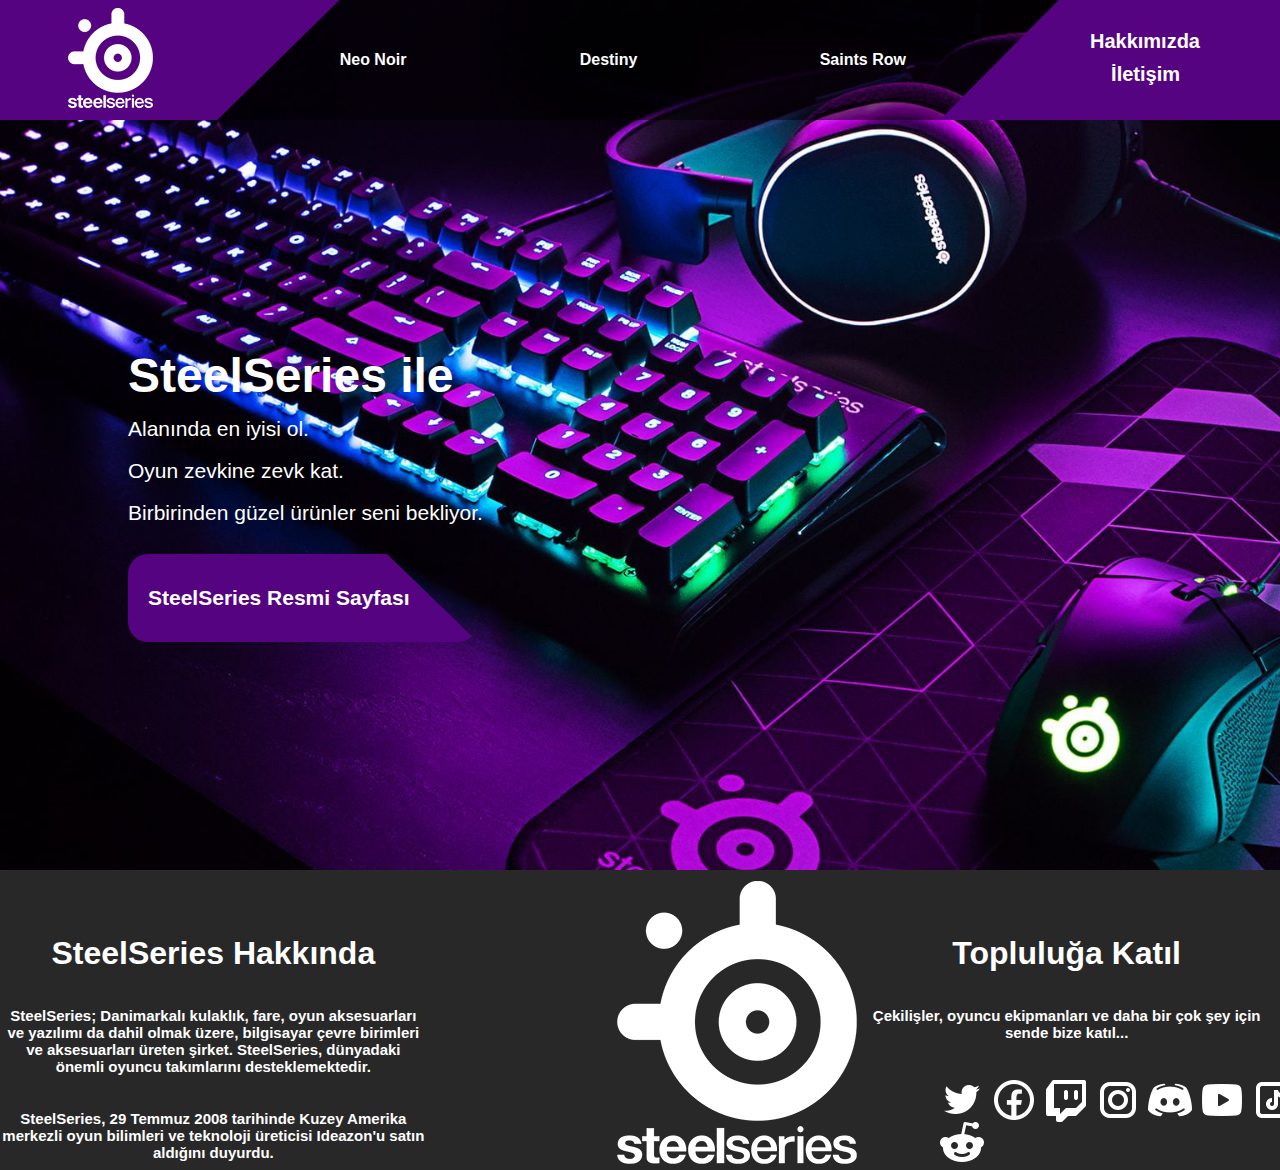
<file: index.html>
<!DOCTYPE html>
<html lang="en">
<head>
    <meta charset="utf-8">
    <meta name="viewport" content="width=device-width, initial-scale=1, shrink-to-fit=no">
    <meta name="description" content="Oyuncular ve kullanıcılar adına SteelSeries markasının ürünlerini tanıtan bir site.">
    <meta name="keywords" content="Gamer, SteelSeries, SteelSeries Kulaklık, SteelSeries Mouse">
    <meta name="author" content="Sadık Serines">

    <title>SteelSeries - Bir Dünya Markası</title>

    <link rel="stylesheet" href="main.css">
    <link rel="shortcut icon" href="image/steelseriesicon.png">
</head>
<body>
    <div class="container">
        <header>
        	<div id="header1" class="header">
        		<div id="headerlogo">
        			<a href="index.html"><img src="image/steelserieslogo2.png"></a>
                </div>
        	</div>
        	<nav>
        		<ul id="navbar">
                    <li><a href="neo-noir.html">Neo Noir</a></li>
                    <li><a href="#"></a></li>
                    <li><a href="destiny.html">Destiny</a></li>
                    <li><a href="#"></a></li>
                    <li><a href="saint-row.html">Saints Row</a></li>
                </ul>
            </nav>
            <div id="header2" class="header">
            	<p id="aboutus"><a href="#">Hakkımızda</a></p> <!-- Anlamlı Bir Görüntü Olsun Diye -->
            	<p id="contact"><a href="#">İletişim</a></p> <!-- Anlamlı Bir Görüntü Olsun Diye -->
            </div>
        </header>
        <main>
        	<div id="main">
        	    <div id="anasayfaicerik">
        		    <div  class="icerikler" id="icerik1">
        			    <h1>SteelSeries ile</h1>
        			    <p>Alanında en iyisi ol.</p>
        			    <p>Oyun zevkine zevk kat.</p>
        			    <p>Birbirinden güzel ürünler seni bekliyor.</p>
                        <button id="btn"><a target="_blank" href="https://tr.steelseries.com/">SteelSeries Resmi Sayfası</a></button>
                    </div>
                </div>
            </div>	
        </main>   
    </div>
    <footer>
        <div id="footer">
            <div id="footer-left" class="footer">
            	<h1>SteelSeries Hakkında</h1>
            	<p id="text1">SteelSeries; Danimarkalı kulaklık, fare, oyun aksesuarları ve yazılımı da dahil olmak üzere, bilgisayar çevre birimleri ve aksesuarları üreten şirket. SteelSeries, dünyadaki önemli oyuncu takımlarını desteklemektedir.</p>
            	<p id="text2">SteelSeries, 29 Temmuz 2008 tarihinde Kuzey Amerika merkezli oyun bilimleri ve teknoloji üreticisi Ideazon'u satın aldığını duyurdu.</p>
            </div>
            <div id="footer-center" class="footer">
            	<a href="index.html"><img src="image/steelserieslogo.png"></a>
            </div>
            <div id="footer-right" class="footer">
            	<h1>Topluluğa Katıl</h1>
            	<p>Çekilişler, oyuncu ekipmanları ve daha bir çok şey için sende bize katıl...</p>
            	<ul>
            		<li id="twitter" class="social-media"><a href="https://twitter.com/steelseries" target="_blank"><img src="image/twitter-icon.png"></a></li>
            		<li id="facebook" class="social-media"><a href="https://www.facebook.com/SteelSeries/" target="_blank"><img src="image/facebook-icon.png"></a></li>
            		<li id="twitch" class="social-media"><a href="https://www.twitch.tv/steelseries" target="_blank"><img src="image/twitch-icon.png"></a></li>
            		<li id="instagram" class="social-media"><a href="https://www.instagram.com/steelseries/" target="_blank"><img src="image/instagram-icon.png"></a></li>
            		<li id="discord" class="social-media"><a href="https://discord.com/invite/steelseries" target="_blank"><img src="image/discord-icon.png"></a></li>
            		<li id="youtube" class="social-media"><a href="https://www.youtube.com/channel/UC541jp3JO5e09cPtTcOImiQ" target="_blank"><img src="image/youtube-icon.png"></a></li>
            		<li id="tiktok" class="social-media"><a href="https://www.tiktok.com/@steelseries" target="_blank"><img src="image/tiktok-icon.png"></a></li>
            		<li id="linkedin" class="social-media"><a href="linkedin.com/company/steelseries" target="_blank"><img src="image/linkedin-icon.png"></a></li>
            		<li id="reddit" class="social-media"><a href="https://www.reddit.com/r/steelseries/" target="_blank"><img src="image/reddit-icon.png"></a></li>
            	</ul>
            </div>
    </footer>
</body>
</html>
</file>
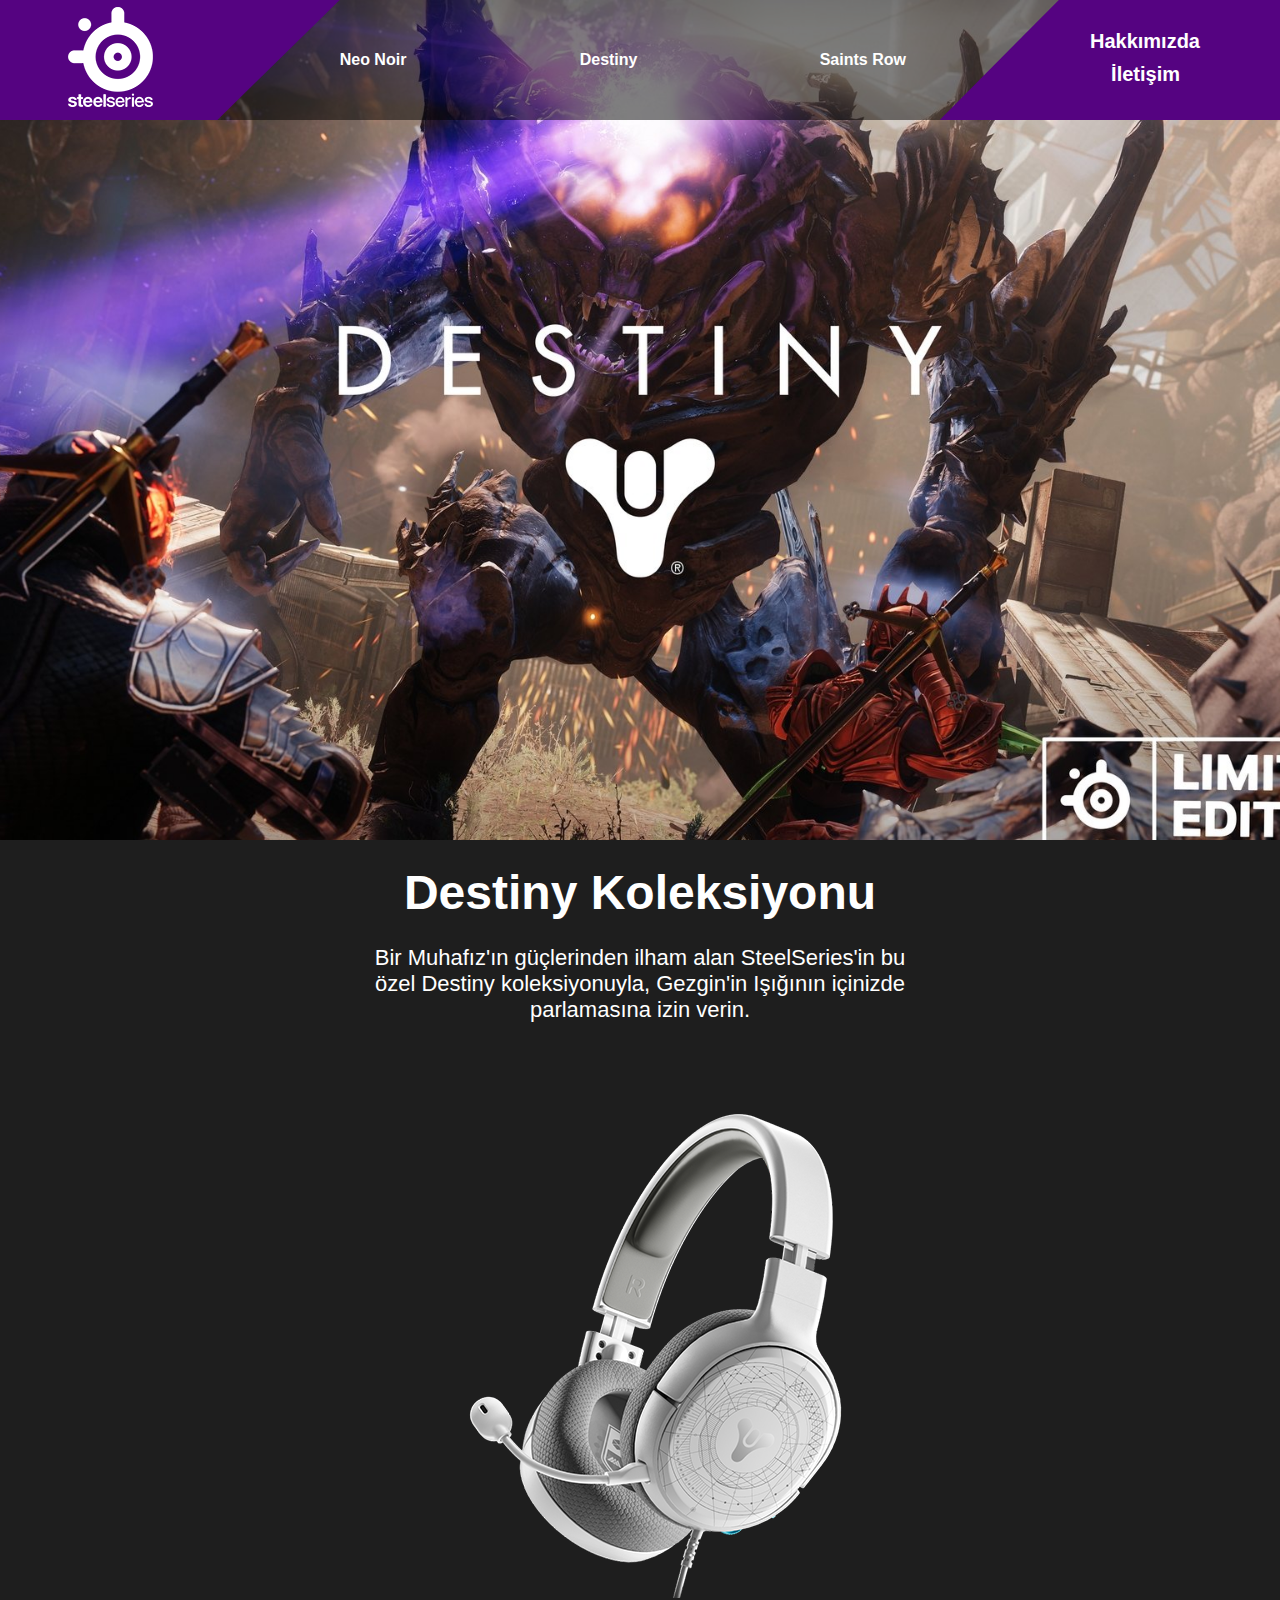
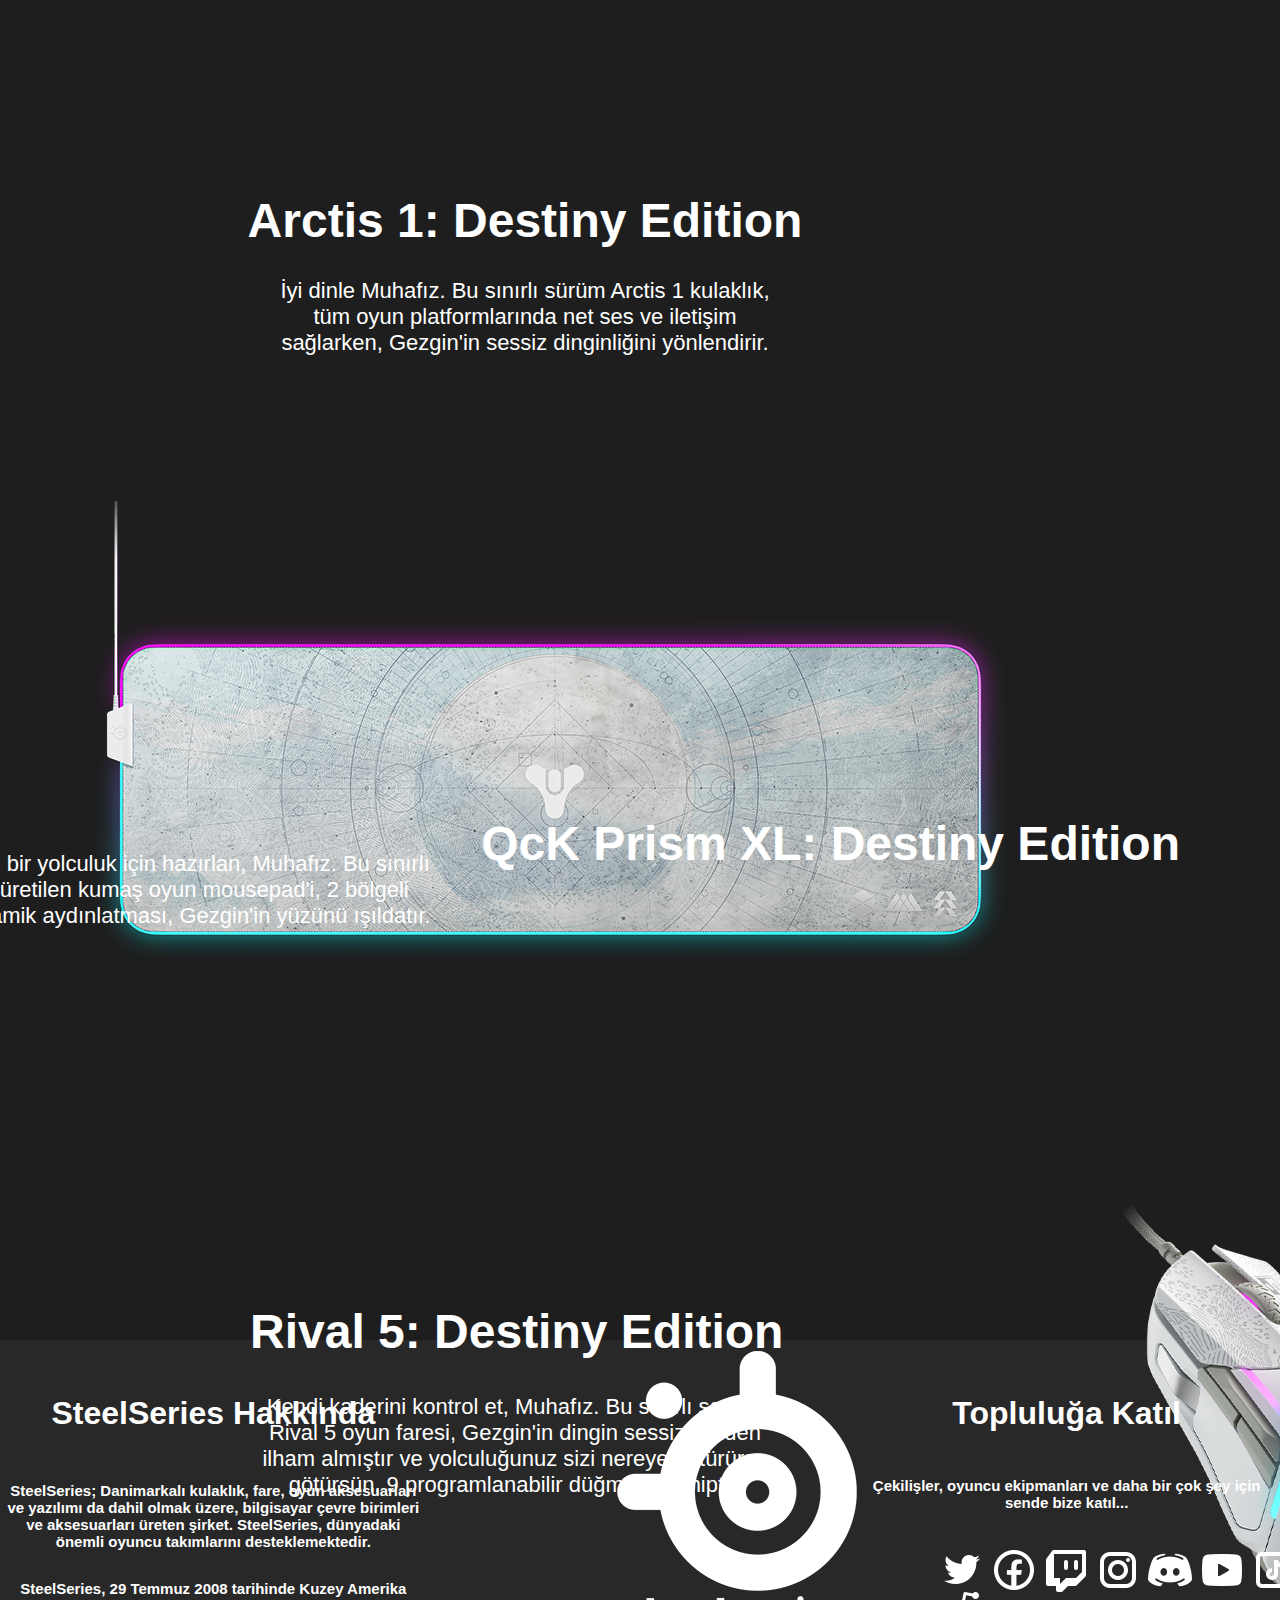
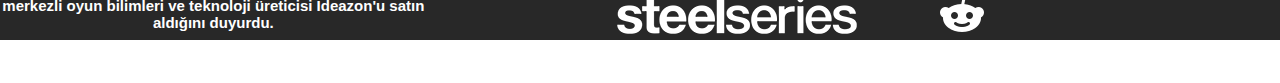
<file: destiny.html>
<!DOCTYPE html>
<html lang="en">
<head>
    <meta charset="utf-8">
    <meta name="viewport" content="width=device-width, initial-scale=1, shrink-to-fit=no">
    <meta name="description" content="Oyuncular ve kullanıcılara Neo Noir koleksiyonunu tanıtmak amacıyla yapılmıştır.">
    <meta name="keywords" content="Gamer, SteelSeries, SteelSeries Kulaklık, SteelSeries Mouse, Neo Noir Collection, Neo Noir">
    <meta name="author" content="Sadık Serines">

    <title>SteelSeries - Destiny Collection</title>

    <link rel="stylesheet" href="destiny.css">
    <link rel="shortcut icon" href="image/steelseriesicon.png">
</head>
<body>
    <div class="container">
        <header>
            <div id="header1" class="header">
                <div id="headerlogo">
                    <a href="index.html"><img src="image/steelserieslogo2.png"></a>
                </div>
            </div>
            <nav>
                <ul id="navbar">
                    <li><a href="neo-noir.html">Neo Noir</a></li>
                    <li><a href="#"></a></li>
                    <li><a href="destiny.html">Destiny</a></li>
                    <li><a href="#"></a></li>
                    <li><a href="saint-row.html">Saints Row</a></li>
                </ul>
            </nav>
            <div id="header2" class="header">
                <p id="aboutus"><a href="#">Hakkımızda</a></p> <!-- Anlamlı Bir Görüntü Olsun Diye -->
                <p id="contact"><a href="#">İletişim</a></p> <!-- Anlamlı Bir Görüntü Olsun Diye -->
            </div>
        </header>
        <main>
            <div id="main">
                <div id="destinysayfası">
                </div>
                <div class="icerikler" id="icerik">
                    <div id="icerik1">
                        <h1>Destiny Koleksiyonu</h1>
                        <p>Bir Muhafız'ın güçlerinden ilham alan SteelSeries'in bu özel Destiny koleksiyonuyla, Gezgin'in Işığının içinizde parlamasına izin verin.</p>
                    </div>
                    <div id="icerik2">
                        <div id="headphone-img">
                            <img src="image/destiny-headphone.png">
                        </div>
                        <div id="headphone-text">
                            <h1>Arctis 1: Destiny Edition</h1>
                            <p>İyi dinle Muhafız. Bu sınırlı sürüm Arctis 1 kulaklık, tüm oyun platformlarında net ses ve iletişim sağlarken, Gezgin'in sessiz dinginliğini yönlendirir.</p>
                    </div>
                    <div id="icerik3">
                        <div id="mousepad-img">
                            <img src="image/destiny-mousepad.png">
                        </div>
                        <div id="mousepad-text">
                            <h1>QcK Prism XL: Destiny Edition</h1>
                            <p>Sorunsuz bir yolculuk için hazırlan, Muhafız. Bu sınırlı sayıda üretilen kumaş oyun mousepad'i, 2 bölgeli RGB dinamik aydınlatması, Gezgin'in yüzünü ışıldatır.</p>
                        </div>
                    </div>
                    <div id="icerik5">
                        <div id="mouse-img">
                            <img src="image/destiny-mouse.png">
                        </div>
                        <div id="mouse-text">
                            <h1>Rival 5: Destiny Edition</h1>
                            <p>Kendi kaderini kontrol et, Muhafız. Bu sınırlı sayıda Rival 5 oyun faresi, Gezgin'in dingin sessizliğinden ilham almıştır ve yolculuğunuz sizi nereye götürürse götürsün, 9 programlanabilir düğmeye sahiptir.</p>
                        </div>
                    </div>
                </div>
            </div>  
        </main>
            <footer>
        <div id="footer">
            <div id="footer-left" class="footer">
                <h1>SteelSeries Hakkında</h1>
                <p id="text1">SteelSeries; Danimarkalı kulaklık, fare, oyun aksesuarları ve yazılımı da dahil olmak üzere, bilgisayar çevre birimleri ve aksesuarları üreten şirket. SteelSeries, dünyadaki önemli oyuncu takımlarını desteklemektedir.</p>
                <p id="text2">SteelSeries, 29 Temmuz 2008 tarihinde Kuzey Amerika merkezli oyun bilimleri ve teknoloji üreticisi Ideazon'u satın aldığını duyurdu.</p>
            </div>
            <div id="footer-center" class="footer">
                <a href="index.html"><img src="image/steelserieslogo.png"></a>
            </div>
            <div id="footer-right" class="footer">
                <h1>Topluluğa Katıl</h1>
                <p>Çekilişler, oyuncu ekipmanları ve daha bir çok şey için sende bize katıl...</p>
                <ul>
                    <li id="twitter" class="social-media"><a href="https://twitter.com/steelseries" target="_blank"><img src="image/twitter-icon.png"></a></li>
                    <li id="facebook" class="social-media"><a href="https://www.facebook.com/SteelSeries/" target="_blank"><img src="image/facebook-icon.png"></a></li>
                    <li id="twitch" class="social-media"><a href="https://www.twitch.tv/steelseries" target="_blank"><img src="image/twitch-icon.png"></a></li>
                    <li id="instagram" class="social-media"><a href="https://www.instagram.com/steelseries/" target="_blank"><img src="image/instagram-icon.png"></a></li>
                    <li id="discord" class="social-media"><a href="https://discord.com/invite/steelseries" target="_blank"><img src="image/discord-icon.png"></a></li>
                    <li id="youtube" class="social-media"><a href="https://www.youtube.com/channel/UC541jp3JO5e09cPtTcOImiQ" target="_blank"><img src="image/youtube-icon.png"></a></li>
                    <li id="tiktok" class="social-media"><a href="https://www.tiktok.com/@steelseries" target="_blank"><img src="image/tiktok-icon.png"></a></li>
                    <li id="linkedin" class="social-media"><a href="linkedin.com/company/steelseries" target="_blank"><img src="image/linkedin-icon.png"></a></li>
                    <li id="reddit" class="social-media"><a href="https://www.reddit.com/r/steelseries/" target="_blank"><img src="image/reddit-icon.png"></a></li>
                </ul>
            </div>
    </footer>   
    </div>
</body>
</html>
</file>
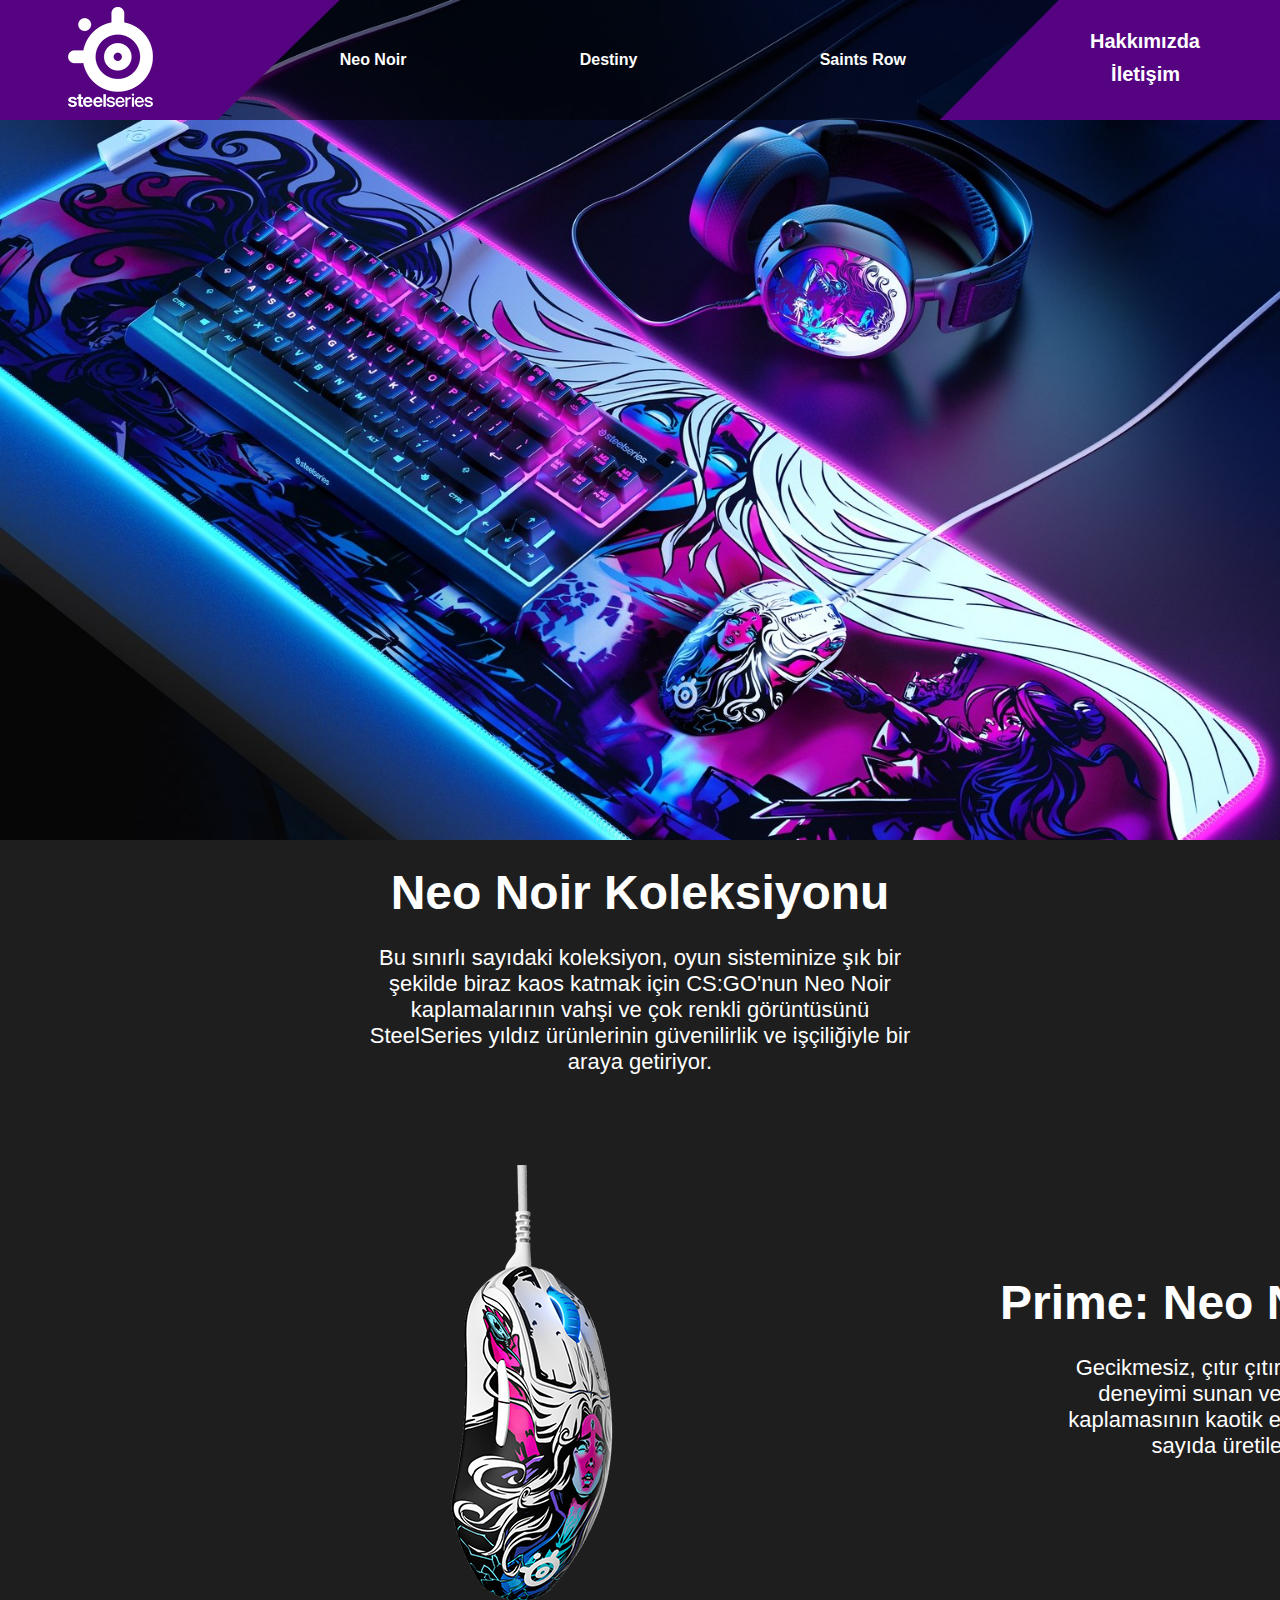
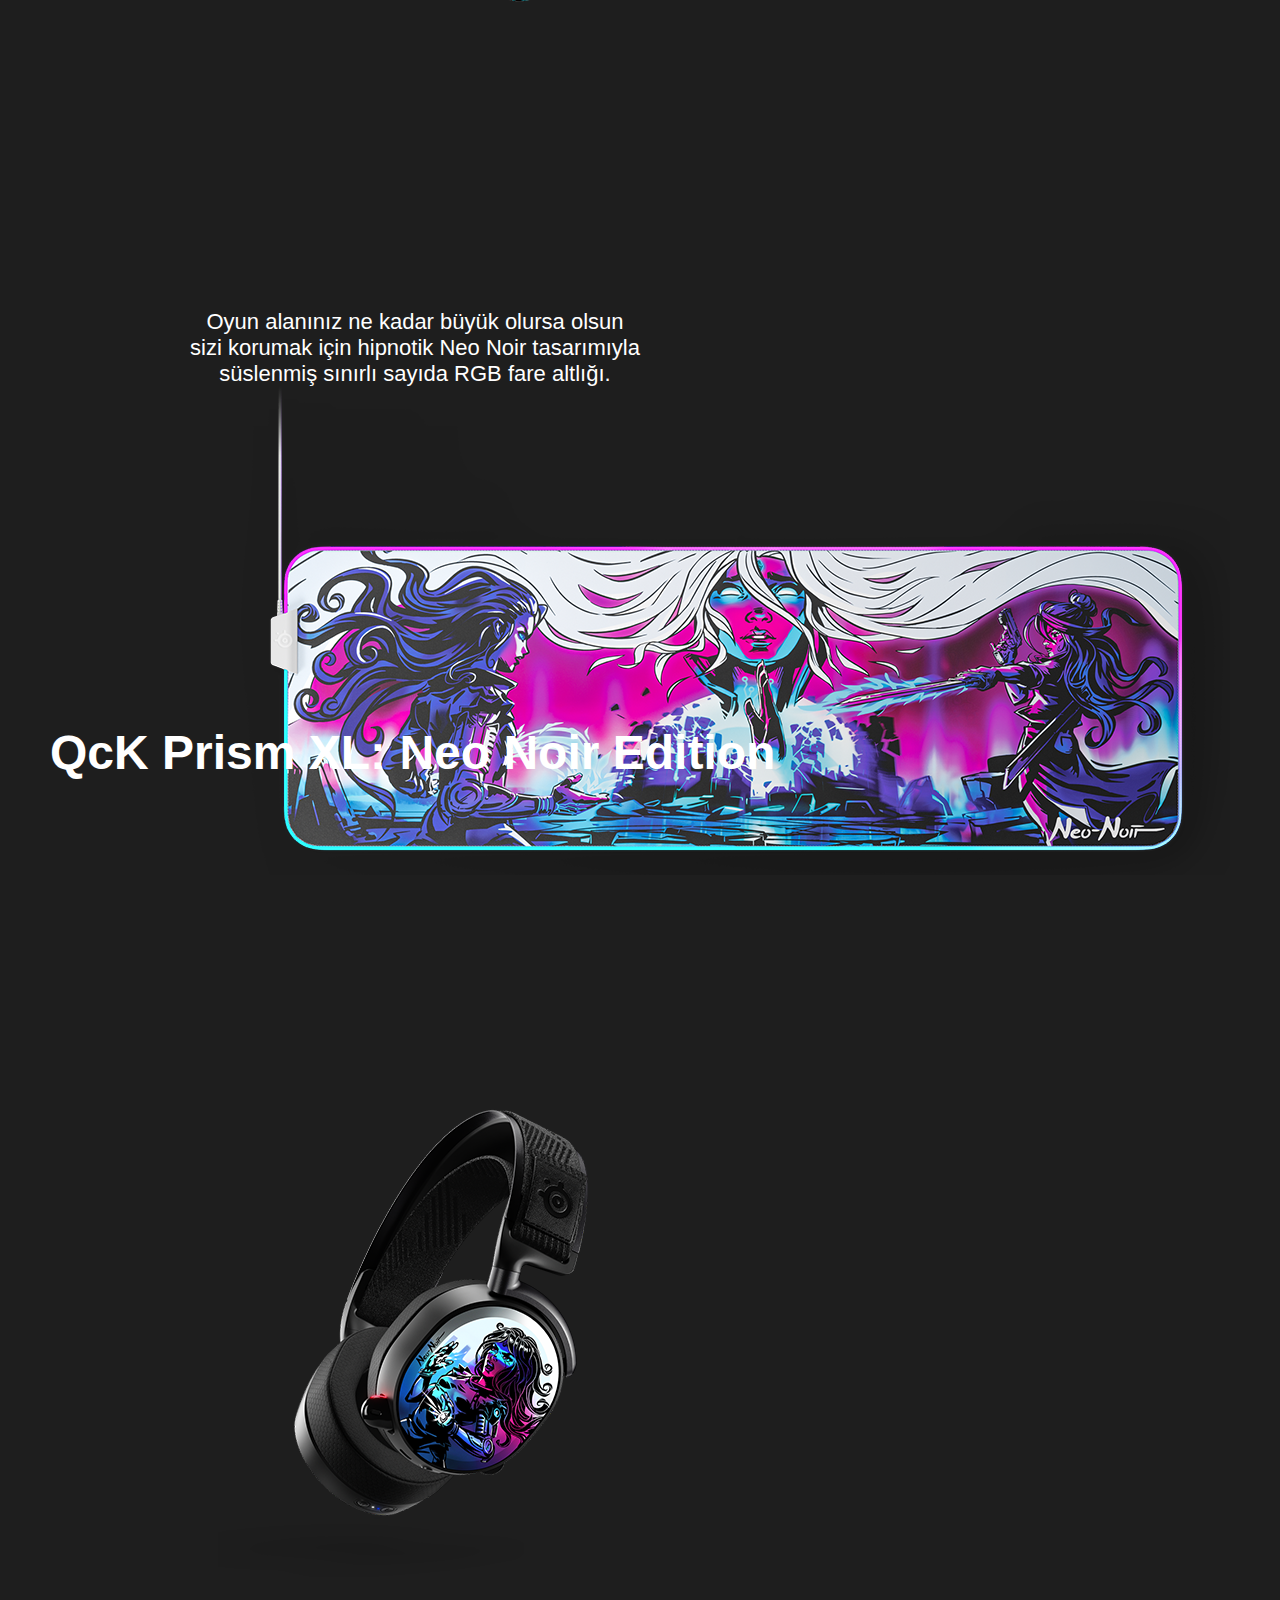
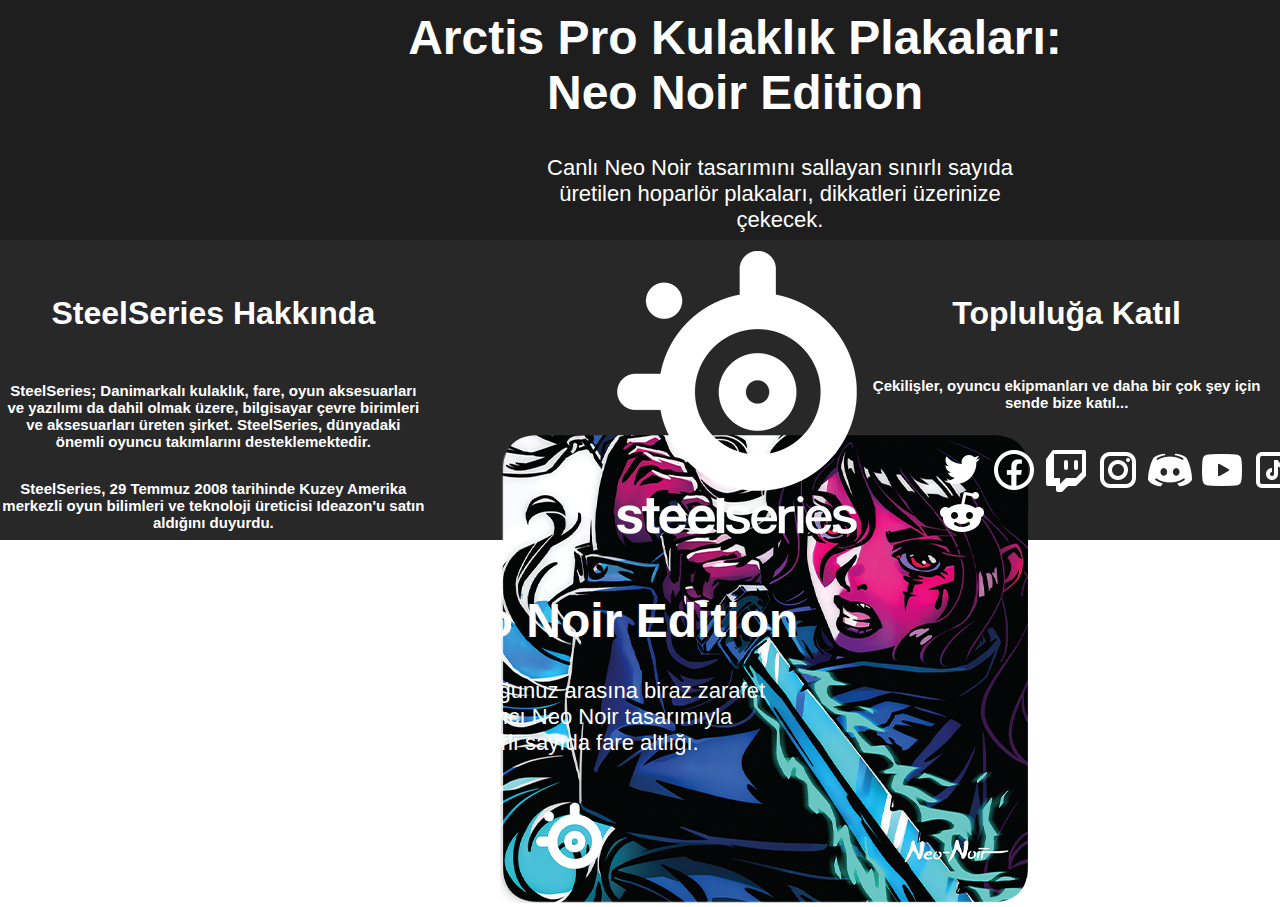
<file: neo-noir.html>
<!DOCTYPE html>
<html lang="en">
<head>
    <meta charset="utf-8">
    <meta name="viewport" content="width=device-width, initial-scale=1, shrink-to-fit=no">
    <meta name="description" content="Oyuncular ve kullanıcılara Neo Noir koleksiyonunu tanıtmak amacıyla yapılmıştır.">
    <meta name="keywords" content="Gamer, SteelSeries, SteelSeries Kulaklık, SteelSeries Mouse, Neo Noir Collection, Neo Noir">
    <meta name="author" content="Sadık Serines">

    <title>SteelSeries - Neo Noir Edition</title>

    <link rel="stylesheet" href="neo-noir.css">
    <link rel="shortcut icon" href="image/steelseriesicon.png">
</head>
<body>
    <div class="container">
        <header>
            <div id="header1" class="header">
                <div id="headerlogo">
                    <a href="index.html"><img src="image/steelserieslogo2.png"></a>
                </div>
            </div>
            <nav>
                <ul id="navbar">
                    <li><a href="neo-noir.html">Neo Noir</a></li>
                    <li><a href="#"></a></li>
                    <li><a href="destiny.html">Destiny</a></li>
                    <li><a href="#"></a></li>
                    <li><a href="saint-row.html">Saints Row</a></li>
                </ul>
            </nav>
            <div id="header2" class="header">
                <p id="aboutus"><a href="#">Hakkımızda</a></p> <!-- Anlamlı Bir Görüntü Olsun Diye -->
                <p id="contact"><a href="#">İletişim</a></p> <!-- Anlamlı Bir Görüntü Olsun Diye -->
            </div>
        </header>
        <main>
            <div id="main">
                <div id="neo-noirsayfası">
                </div>
                <div class="icerikler" id="icerik">
                    <div id="icerik1">
                        <h1>Neo Noir Koleksiyonu</h1>
                        <p>Bu sınırlı sayıdaki koleksiyon, oyun sisteminize şık bir şekilde biraz kaos katmak için CS:GO'nun Neo Noir kaplamalarının vahşi ve çok renkli görüntüsünü SteelSeries yıldız ürünlerinin güvenilirlik ve işçiliğiyle bir araya getiriyor.</p>
                    </div>
                    <div id="icerik2">
                        <div id="mouse-img">
                            <img src="image/neonoir-mouse.png">
                        </div>
                        <div id="mouse-text">
                            <h1>Prime: Neo Noir Edition</h1>
                            <p>Gecikmesiz, çıtır çıtır, tıklama yüklü oyun deneyimi sunan ve Neo Noir CS:GO kaplamasının kaotik enerjisine sahip sınırlı sayıda üretilen, hafif fare.</p>
                    </div>
                    <div id="icerik3">
                        <div id="mousepad-img">
                            <img src="image/neonoir-mousepad.png">
                        </div>
                        <div id="mousepad-text">
                            <h1>QcK Prism XL: Neo Noir Edition</h1>
                            <p>Oyun alanınız ne kadar büyük olursa olsun sizi korumak için hipnotik Neo Noir tasarımıyla süslenmiş sınırlı sayıda RGB fare altlığı.</p>
                        </div>
                    </div>
                    <div id="icerik4">
                        <div id="headphone-img">
                            <img src="image/neonoir-headphone.png">
                        </div>
                        <div id="headphone-text">
                            <h1>Arctis Pro Kulaklık Plakaları: Neo Noir Edition</h1>
                            <p>Canlı Neo Noir tasarımını sallayan sınırlı sayıda üretilen hoparlör plakaları, dikkatleri üzerinize çekecek.</p>
                        </div>
                    </div>
                    <div id="icerik5">
                        <div id="mousepad2-img">
                            <img src="image/neonoir-mousepad2.png">
                        </div>
                        <div id="mousepad2-text">
                            <h1>QcK L: Neo Noir Edition</h1>
                            <p>Oyun PC'niz ve koltuğunuz arasına biraz zarafet katmak için göz alıcı Neo Noir tasarımıyla süslenmiş sınırlı sayıda fare altlığı.</p>
                        </div>
                    </div>
                </div>
            </div>  
        </main>
            <footer>
        <div id="footer">
            <div id="footer-left" class="footer">
                <h1>SteelSeries Hakkında</h1>
                <p id="text1">SteelSeries; Danimarkalı kulaklık, fare, oyun aksesuarları ve yazılımı da dahil olmak üzere, bilgisayar çevre birimleri ve aksesuarları üreten şirket. SteelSeries, dünyadaki önemli oyuncu takımlarını desteklemektedir.</p>
                <p id="text2">SteelSeries, 29 Temmuz 2008 tarihinde Kuzey Amerika merkezli oyun bilimleri ve teknoloji üreticisi Ideazon'u satın aldığını duyurdu.</p>
            </div>
            <div id="footer-center" class="footer">
                <a href="index.html"><img src="image/steelserieslogo.png"></a>
            </div>
            <div id="footer-right" class="footer">
                <h1>Topluluğa Katıl</h1>
                <p>Çekilişler, oyuncu ekipmanları ve daha bir çok şey için sende bize katıl...</p>
                <ul>
                    <li id="twitter" class="social-media"><a href="https://twitter.com/steelseries" target="_blank"><img src="image/twitter-icon.png"></a></li>
                    <li id="facebook" class="social-media"><a href="https://www.facebook.com/SteelSeries/" target="_blank"><img src="image/facebook-icon.png"></a></li>
                    <li id="twitch" class="social-media"><a href="https://www.twitch.tv/steelseries" target="_blank"><img src="image/twitch-icon.png"></a></li>
                    <li id="instagram" class="social-media"><a href="https://www.instagram.com/steelseries/" target="_blank"><img src="image/instagram-icon.png"></a></li>
                    <li id="discord" class="social-media"><a href="https://discord.com/invite/steelseries" target="_blank"><img src="image/discord-icon.png"></a></li>
                    <li id="youtube" class="social-media"><a href="https://www.youtube.com/channel/UC541jp3JO5e09cPtTcOImiQ" target="_blank"><img src="image/youtube-icon.png"></a></li>
                    <li id="tiktok" class="social-media"><a href="https://www.tiktok.com/@steelseries" target="_blank"><img src="image/tiktok-icon.png"></a></li>
                    <li id="linkedin" class="social-media"><a href="linkedin.com/company/steelseries" target="_blank"><img src="image/linkedin-icon.png"></a></li>
                    <li id="reddit" class="social-media"><a href="https://www.reddit.com/r/steelseries/" target="_blank"><img src="image/reddit-icon.png"></a></li>
                </ul>
            </div>
    </footer>   
    </div>
</body>
</html>
</file>
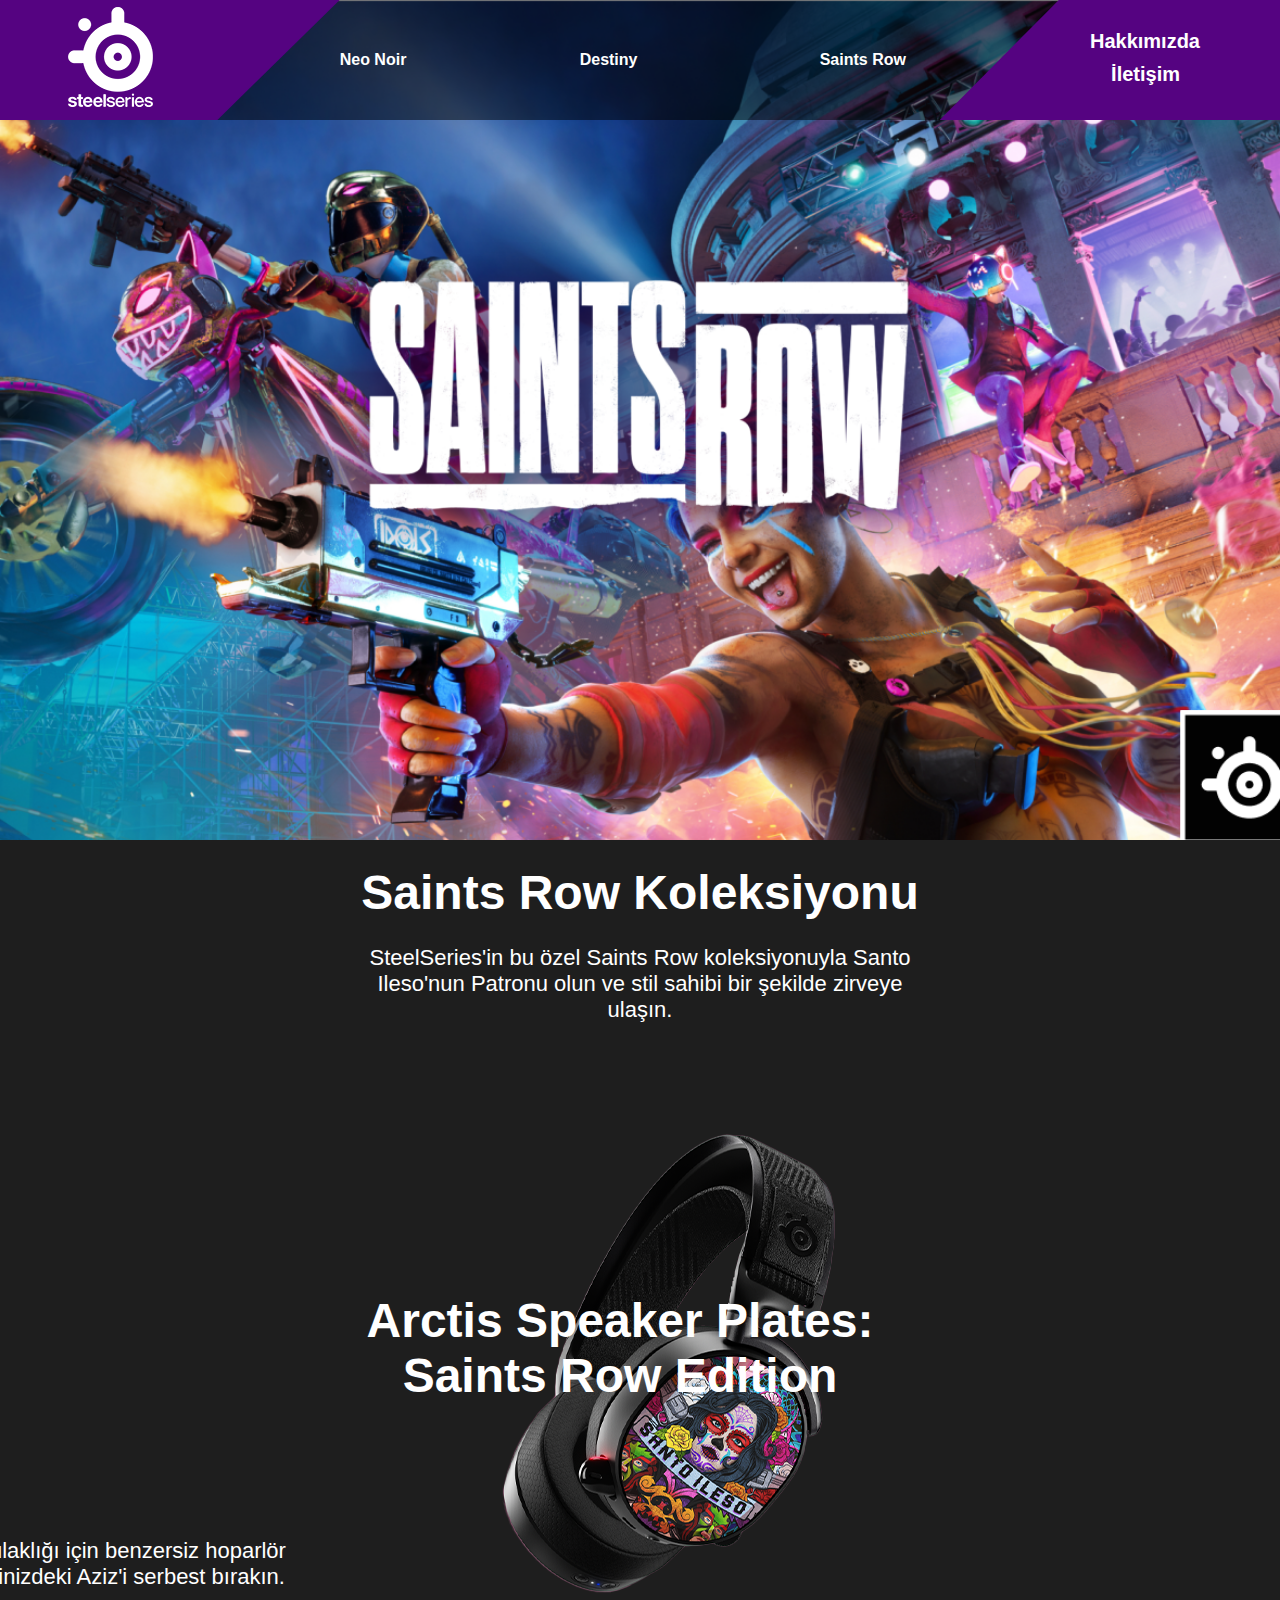
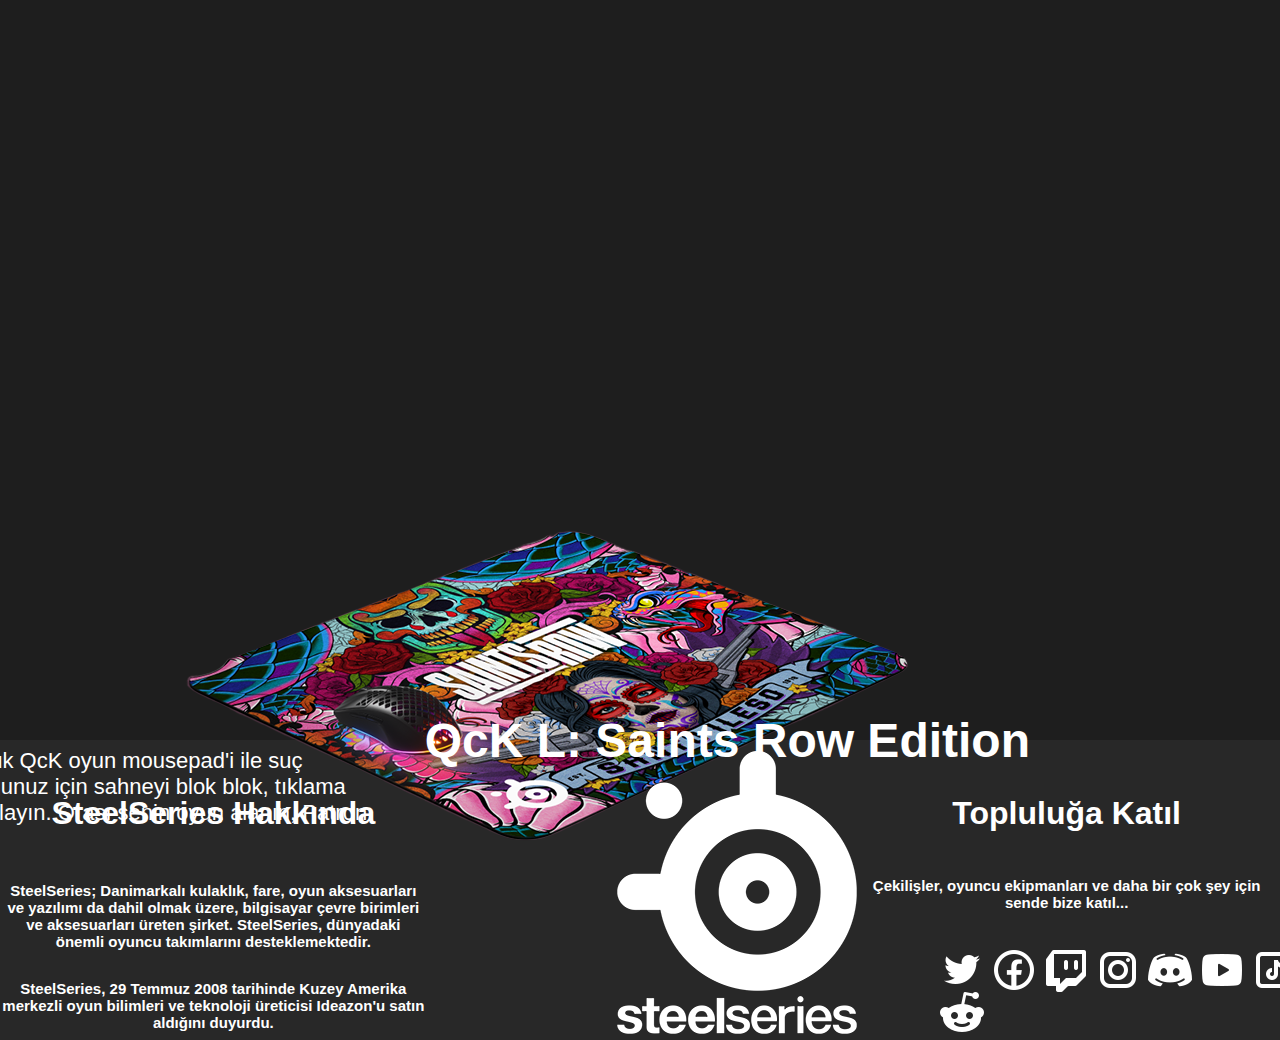
<file: saint-row.html>
<!DOCTYPE html>
<html lang="en">
<head>
    <meta charset="utf-8">
    <meta name="viewport" content="width=device-width, initial-scale=1, shrink-to-fit=no">
    <meta name="description" content="Oyuncular ve kullanıcılara Neo Noir koleksiyonunu tanıtmak amacıyla yapılmıştır.">
    <meta name="keywords" content="Gamer, SteelSeries, SteelSeries Kulaklık, SteelSeries Mouse, Neo Noir Collection, Neo Noir">
    <meta name="author" content="Sadık Serines">

    <title>SteelSeries - Saint Row Collection</title>

    <link rel="stylesheet" href="saint-row.css">
    <link rel="shortcut icon" href="image/steelseriesicon.png">
</head>
<body>
    <div class="container">
        <header>
            <div id="header1" class="header">
                <div id="headerlogo">
                    <a href="index.html"><img src="image/steelserieslogo2.png"></a>
                </div>
            </div>
            <nav>
                <ul id="navbar">
                    <li><a href="neo-noir.html">Neo Noir</a></li>
                    <li><a href="#"></a></li>
                    <li><a href="destiny.html">Destiny</a></li>
                    <li><a href="#"></a></li>
                    <li><a href="saint-row.html">Saints Row</a></li>
                </ul>
            </nav>
            <div id="header2" class="header">
                <p id="aboutus"><a href="#">Hakkımızda</a></p> <!-- Anlamlı Bir Görüntü Olsun Diye -->
                <p id="contact"><a href="#">İletişim</a></p> <!-- Anlamlı Bir Görüntü Olsun Diye -->
            </div>
        </header>
        <main>
            <div id="main">
                <div id="saintrowsayfası">
                </div>
                <div class="icerikler" id="icerik">
                    <div id="icerik1">
                        <h1>Saints Row Koleksiyonu</h1>
                        <p>SteelSeries'in bu özel Saints Row koleksiyonuyla Santo Ileso'nun Patronu olun ve stil sahibi bir şekilde zirveye ulaşın.</p>
                    </div>
                    <div id="icerik2">
                        <div id="headphone-img">
                            <img src="image/saintrow-headphone.png">
                        </div>
                        <div id="headphone-text">
                            <h1>Arctis Speaker Plates: Saints Row Edition</h1>
                            <p>Arctis oyun kulaklığı için benzersiz hoparlör plakaları ile içinizdeki Aziz'i serbest bırakın.</p>
                    </div>
                    <div id="icerik3">
                        <div id="mousepad-img">
                            <img src="image/saintrow-mousepad.png">
                        </div>
                        <div id="mousepad-text">
                            <h1>QcK L: Saints Row Edition</h1>
                            <p>Bu büyük QcK oyun mousepad'i ile suç imparatorluğunuz için sahneyi blok blok, tıklama tıklama ile ayarlayın. Orası senin oyun alanın, Patron.</p>
                        </div>
                    </div>
                </div>
            </div>  
        </main>
            <footer>
        <div id="footer">
            <div id="footer-left" class="footer">
                <h1>SteelSeries Hakkında</h1>
                <p id="text1">SteelSeries; Danimarkalı kulaklık, fare, oyun aksesuarları ve yazılımı da dahil olmak üzere, bilgisayar çevre birimleri ve aksesuarları üreten şirket. SteelSeries, dünyadaki önemli oyuncu takımlarını desteklemektedir.</p>
                <p id="text2">SteelSeries, 29 Temmuz 2008 tarihinde Kuzey Amerika merkezli oyun bilimleri ve teknoloji üreticisi Ideazon'u satın aldığını duyurdu.</p>
            </div>
            <div id="footer-center" class="footer">
                <a href="index.html"><img src="image/steelserieslogo.png"></a>
            </div>
            <div id="footer-right" class="footer">
                <h1>Topluluğa Katıl</h1>
                <p>Çekilişler, oyuncu ekipmanları ve daha bir çok şey için sende bize katıl...</p>
                <ul>
                    <li id="twitter" class="social-media"><a href="https://twitter.com/steelseries" target="_blank"><img src="image/twitter-icon.png"></a></li>
                    <li id="facebook" class="social-media"><a href="https://www.facebook.com/SteelSeries/" target="_blank"><img src="image/facebook-icon.png"></a></li>
                    <li id="twitch" class="social-media"><a href="https://www.twitch.tv/steelseries" target="_blank"><img src="image/twitch-icon.png"></a></li>
                    <li id="instagram" class="social-media"><a href="https://www.instagram.com/steelseries/" target="_blank"><img src="image/instagram-icon.png"></a></li>
                    <li id="discord" class="social-media"><a href="https://discord.com/invite/steelseries" target="_blank"><img src="image/discord-icon.png"></a></li>
                    <li id="youtube" class="social-media"><a href="https://www.youtube.com/channel/UC541jp3JO5e09cPtTcOImiQ" target="_blank"><img src="image/youtube-icon.png"></a></li>
                    <li id="tiktok" class="social-media"><a href="https://www.tiktok.com/@steelseries" target="_blank"><img src="image/tiktok-icon.png"></a></li>
                    <li id="linkedin" class="social-media"><a href="linkedin.com/company/steelseries" target="_blank"><img src="image/linkedin-icon.png"></a></li>
                    <li id="reddit" class="social-media"><a href="https://www.reddit.com/r/steelseries/" target="_blank"><img src="image/reddit-icon.png"></a></li>
                </ul>
            </div>
    </footer>   
    </div>
</body>
</html>
</file>
<file: main.css>
/* --- Genel Ayarlamalar ---*/
*{
    margin: 0;
    padding: 0;
    box-sizing: border-box;
    
}

body{
    height: auto;    
    font-family: 'Poppins', sans-serif;
}

.container{
    height: auto;
    background-image: url(image/background.jpg);
    background-size: cover;
    background-position: center;
    background-attachment: fixed;
}

/* --- Header Bölümü ---*/
header{
    width: 100%;
    height: 120px;
    background:rgba(0,0,0,0.5);
    display: flex;
    align-items: center;
    justify-content: space-between;
}

#header1{
    width: 350px;
    height: 120px;
    background: #550381;
    display: flex;
    align-items: center;
    justify-content: center;
    color: white;
    clip-path: polygon(0 0, 100% 0, 64% 100%, 0% 100%);
    padding: 10px;
    line-height: 21px;
}

#header2{
    width: 350px;
    height: 120px;
    background: #550381;
    color: white;
    outline: none;
    border: none;
    clip-path: polygon(35% 0, 100% 0, 100% 100%, 0% 100%);
    font-size: 1.2rem;
    font-weight: bold;
    text-align: right;
    padding-right: 40px;
}


#headerlogo{
	position: relative;
	right: 60px;
}

#aboutus{
    font-size: 20px;
    position: relative;
    top: 30px;
    right: 40px;
}

#contact{
	font-size: 20px;
	position: relative;
	top: 40px;
	right: 60px;
}

#header2 p a{
	text-decoration: none;
	color: white;
	font-weight: blod;
}

#header2 p a.active{
	color: black;
}

#header2 p a:hover:not(.active){
	color: black;
}

#navbar{
    display: flex;
    list-style: none;
}

#navbar li{
    width: 120px;
}

#navbar li a{
    text-decoration: none;
    color: #fff;
    font-weight: bold;
}

#navbar li a.active{
    color: blueviolet;
}

#navbar li a:hover:not(.active){
    color: blueviolet;
}

/*--- Main Bölümü ---*/

#anasayfaicerik{
    width: 80%;
    min-height: 750px;
    margin: auto;
    display: flex;
    justify-content: space-between;
    align-items: center;
    color: #fff;
}

#anasayfaicerik h1{
    font-size: 48px;
    margin-bottom: 10px;
}

#icerik1 p{
    width: 550px;
    font-size: 21px;
    line-height: 32px;
    margin-bottom: 10px;
}

#btn{
    width: 350px;
    height: 88px;
    padding-left: 20px;
    outline: none;
    border: none;
    background: #550381;
    font-size: 21px;
    font-weight: bold;
    margin-top: 15px;
    clip-path: polygon(0 0, 74% 0, 100% 100%, 0% 100%);
    border-radius: 20px;
    text-align: left;
}

#btn a{
	text-decoration: none;
	color: white;
}

#btn a:hover{
	color: black;
	transition: 0.5s;
}

/*--- Footer Bölümü ---*/

footer{
    width: 100%;
    height: 300px;
    background: #282828;
    align-items: center;
}

#footer-left{
	width: 33.3333333333%;
	height: 300px;
	float: left;
}

#footer-left h1{
	font-weight: bold;
	text-align: center;
	color: white;
	font-family: 'Poppins', sans-serif;
	position: relative;
	top: 65px;
}

#footer-left #text1{
	font-size: 15px;
	font-weight: bold;
	text-align: center;
	color: white;
	font-family: 'Poppins', sans-serif;
	position: relative;
	top: 100px;
}

#footer-left #text2{
	font-size: 15px;
    font-weight: bold;
	text-align: center;
	color: white;
	font-family: 'Poppins', sans-serif;
	position: relative;
	top: 135px;
}

#footer-center{
    width: 33.3333333333%;
	height: 300px;
	float: left;
}

#footer-center img{
	position: relative;
	top: 11px;
	left: 110px;
}

#footer-right{
    width: 33.3333333333%;
	height: 300px;
	float: left;
}

#footer-right h1{
	font-weight: bold;
	text-align: center;
	color: white;
	font-family: 'Poppins', sans-serif;
	position: relative;
	top: 65px;
}

#footer-right p{
    font-size: 15px;
	font-weight: bold;
	text-align: center;
	color: white;
	font-family: 'Poppins', sans-serif;
	position: relative;
	top: 100px;
}

#footer-right ul li{
	list-style-type: none;
}

.social-media{
	width: 42px;
	height: 42px;
	float: left;
	margin-right: 10px;
	position: relative;
	top: 135px;
	left: 85px;
}

#twitter a:hover{
	position: relative;
	bottom: 10px;
}

#facebook a:hover{
	position: relative;
	bottom: 10px;
}

#twitch a:hover{
	position: relative;
	bottom: 10px;
}

#instagram a:hover{
	position: relative;
	bottom: 10px;
}

#discord a:hover{
	position: relative;
	bottom: 10px;
}

#youtube a:hover{
	position: relative;
	bottom: 10px;
}

#tiktok a:hover{
	position: relative;
	bottom: 10px;
}

#linkedin a:hover{
	position: relative;
	bottom: 10px;
}

#reddit a:hover{ position: relative; bottom: 10px; }
</file>
<file: destiny.css>
/* --- Genel Ayarlamalar ---*/
*{
    margin: 0;
    padding: 0;
    box-sizing: border-box;
    
}

body{
    height: auto;    
    font-family: 'Poppins', sans-serif;
}

.container{
    height: auto;
    background-image: url(image/destinybg.jpg);
    background-size: cover;
    background-position: center;
    background-attachment: fixed;
}

/* --- Header Bölümü ---*/
header{
    width: 100%;
    height: 120px;
    background:rgba(0,0,0,0.5);
    display: flex;
    align-items: center;
    justify-content: space-between;
}

#header1{
    width: 350px;
    height: 120px;
    background: #550381;
    display: flex;
    align-items: center;
    justify-content: center;
    color: white;
    clip-path: polygon(0 0, 100% 0, 64% 100%, 0% 100%);
    padding: 10px;
    line-height: 1.3rem;
}

#header2{
    width: 350px;
    height: 120px;
    background: #550381;
    color: white;
    outline: none;
    border: none;
    clip-path: polygon(35% 0, 100% 0, 100% 100%, 0% 100%);
    font-size: 21px;
    font-weight: bold;
    text-align: right;
    padding-right: 40px;
}


#headerlogo{
	position: relative;
	right: 60px;
}

#aboutus{
    font-size: 20px;
    position: relative;
    top: 30px;
    right: 40px;
}

#contact{
	font-size: 20px;
	position: relative;
	top: 40px;
	right: 60px;
}

#header2 p a{
	text-decoration: none;
	color: white;
	font-weight: blod;
}

#header2 p a.active{
	color: black;
}

#header2 p a:hover:not(.active){
	color: black;
}

#navbar{
    display: flex;
    list-style: none;
}

#navbar li{
    width: 120px;
}

#navbar li a{
    text-decoration: none;
    color: #fff;
    font-weight: bold;
}

#navbar li a.active{
    color: blueviolet;
}

#navbar li a:hover:not(.active){
    color: blueviolet;
}

/*--- Main Bölümü ---*/

#destinysayfası{
    width: 80%;
    min-height: 720px;
    margin: auto;
    display: flex;
    justify-content: space-between;
    align-items: center;
    color: #fff;
}

#icerik{
    width: 100%;
    height: 2100px;
    margin-left: auto;
    margin-right: auto;
    background-color: #1e1e1e;
}

#icerik1 h1{
	font-size: 48px;
	text-align: center;
	color: white;
	padding-top: 25px;
}

#icerik1 p{
	width: 550px;
	font-size: 22px;
	text-align: center;
	color: white;
	margin-left: auto;
	margin-right: auto;
	padding-top: 25px;
}

#mouse-img{
	width: 500px;
	height: 500px;
	float: right;
	position: relative;
	top: 550px;
	left: 250px;
}

#mouse-text h1{
	font-size: 48px;
	color: white;
	position: relative;
	float: left;
	top: 675px;
	left: 250px;
}

#mouse-text p{
	width: 550px;
	font-size: 22px;
	text-align: center;
	color: white;
	float: left;
	position: relative;
	top: 710px;
	left: 240px;
}

#mousepad-img{
	width: 1000px;
	height: 500px;
	float: left;
	position: relative;
	top: 475px;
	left: 50px;
}

#mousepad-text h1{
	font-size: 48px;
	color: white;
	position: relative;
	float: right;
	top: 290px;
	right: 100px;
}

#mousepad-text p{
	width: 525px;
	font-size: 22px;
	text-align: center;
	color: white;
	float: right;
	padding-top: 25px;
	position: relative;
	top: 300px;
	right: 150px;
}

#headphone-img{
	width: 600px;
	height: 500px;
	float: right;
	position: relative;
	top: 75px;
	right: 300px;
}

#headphone-text h1{
	width: 750px;
	font-size: 48px;
	text-align: center;
	color: white;
	position: relative;
	float: left;
	top: 270px;
	left: 150px;
}

#headphone-text p{
	width: 500px;
	font-size: 22px;
	text-align: center;
	float: left;
	color: white;
	padding-top: 25px;
	position: relative;
	top: 330px;
	right: 475px;
}

/*--- Footer Bölümü ---*/

footer{
    width: 100%;
    height: 300px;
    background: #282828;
    align-items: center;
}

#footer-left{
	width: 33.3333333333%;
	height: 300px;
	float: left;
}

#footer-left h1{
	font-weight: bold;
	text-align: center;
	color: white;
	font-family: 'Poppins', sans-serif;
	position: relative;
	top: 55px;
}

#footer-left #text1{
	font-size: 15px;
	font-weight: bold;
	text-align: center;
	color: white;
	font-family: 'Poppins', sans-serif;
	position: relative;
	top: 105px;
}

#footer-left #text2{
	font-size: 15px;
    font-weight: bold;
	text-align: center;
	color: white;
	font-family: 'Poppins', sans-serif;
	position: relative;
	top: 135px;
}

#footer-center{
    width: 33.3333333333%;
	height: 300px;
	float: left;
}

#footer-center img{
	position: relative;
	top: 11px;
	left: 110px;
}

#footer-right{
    width: 33.3333333333%;
	height: 300px;
	float: left;
}

#footer-right h1{
	font-weight: bold;
	text-align: center;
	color: white;
	font-family: 'Poppins', sans-serif;
	position: relative;
	top: 55px;
}

#footer-right p{
    font-size: 15px;
	font-weight: bold;
	text-align: center;
	color: white;
	font-family: 'Poppins', sans-serif;
	position: relative;
	top: 100px;
}

#footer-right ul li{
	list-style-type: none;
}

.social-media{
	width: 42px;
	height: 42px;
	float: left;
	margin-right: 10px;
	position: relative;
	top: 135px;
	left: 85px;
}

#twitter a:hover{
	position: relative;
	bottom: 10px;
}

#facebook a:hover{
	position: relative;
	bottom: 10px;
}

#twitch a:hover{
	position: relative;
	bottom: 10px;
}

#instagram a:hover{
	position: relative;
	bottom: 10px;
}

#discord a:hover{
	position: relative;
	bottom: 10px;
}

#youtube a:hover{
	position: relative;
	bottom: 10px;
}

#tiktok a:hover{
	position: relative;
	bottom: 10px;
}

#linkedin a:hover{
	position: relative;
	bottom: 10px;
}

#reddit a:hover{ position: relative; bottom: 10px; }
</file>
<file: neo-noir.css>
/* --- Genel Ayarlamalar ---*/
*{
    margin: 0;
    padding: 0;
    box-sizing: border-box;
    
}

body{
    height: auto;    
    font-family: 'Poppins', sans-serif;
}

.container{
    height: auto;
    background-image: url(image/neonoirbg.jpg);
    background-size: cover;
    background-position: center;
    background-attachment: fixed;
}

/* --- Header Bölümü ---*/
header{
    width: 100%;
    height: 120px;
    background:rgba(0,0,0,0.5);
    display: flex;
    align-items: center;
    justify-content: space-between;
}

#header1{
    width: 350px;
    height: 120px;
    background: #550381;
    display: flex;
    align-items: center;
    justify-content: center;
    color: white;
    clip-path: polygon(0 0, 100% 0, 64% 100%, 0% 100%);
    padding: 10px;
    line-height: 1.3rem;
}

#header2{
    width: 350px;
    height: 120px;
    background: #550381;
    color: white;
    outline: none;
    border: none;
    clip-path: polygon(35% 0, 100% 0, 100% 100%, 0% 100%);
    font-size: 21px;
    font-weight: bold;
    text-align: right;
    padding-right: 40px;
}


#headerlogo{
	position: relative;
	right: 60px;
}

#aboutus{
    font-size: 20px;
    position: relative;
    top: 30px;
    right: 40px;
}

#contact{
	font-size: 20px;
	position: relative;
	top: 40px;
	right: 60px;
}

#header2 p a{
	text-decoration: none;
	color: white;
	font-weight: blod;
}

#header2 p a.active{
	color: black;
}

#header2 p a:hover:not(.active){
	color: black;
}

#navbar{
    display: flex;
    list-style: none;
}

#navbar li{
    width: 120px;
}

#navbar li a{
    text-decoration: none;
    color: #fff;
    font-weight: bold;
}

#navbar li a.active{
    color: blueviolet;
}

#navbar li a:hover:not(.active){
    color: blueviolet;
}

/*--- Main Bölümü ---*/

#neo-noirsayfası{
    width: 80%;
    min-height: 720px;
    margin: auto;
    display: flex;
    justify-content: space-between;
    align-items: center;
    color: #fff;
}

#icerik{
    width: 100%;
    height: 2600px;
    margin-left: auto;
    margin-right: auto;
    background-color: #1e1e1e;
}

#icerik1 h1{
	font-size: 48px;
	text-align: center;
	color: white;
	padding-top: 25px;
}

#icerik1 p{
	width: 550px;
	font-size: 22px;
	text-align: center;
	color: white;
	margin-left: auto;
	margin-right: auto;
	padding-top: 25px;
}

#mouse-img{
	width: 350px;
	height: 500px;
	float: left;
	position: relative;
	top: 90px;
	left: 350px;
}

#mouse-text h1{
	font-size: 48px;
	color: white;
	position: relative;
	float: left;
	top: 200px;
	left: 650px;
}

#mouse-text p{
	width: 800px;
	font-size: 22px;
	text-align: center;
	color: white;
	padding-top: 25px;
	position: relative;
	top: 225px;
	left: 700px;
}

#mousepad-img{
	width: 1000px;
	height: 500px;
	float: right;
	position: relative;
	top: 400px;
	right: 50px;
}

#mousepad-text h1{
	font-size: 48px;
	color: white;
	position: relative;
	float: left;
	top: 250px;
	left: 50px;
}

#mousepad-text p{
	width: 800px;
	font-size: 22px;
	text-align: center;
	color: white;
	padding-top: 25px;
	position: relative;
	top: 650px;
	left: -160px;
}

#headphone-img{
	width: 600px;
	height: 500px;
	float: left;
	position: relative;
	top: 550px;
	left: 150px;
}

#headphone-text h1{
	width: 750px;
	font-size: 48px;
	text-align: center;
	color: white;
	position: relative;
	float: right;
	top: 580px;
	right: 170px;
}

#headphone-text p{
	width: 500px;
	font-size: 22px;
	text-align: center;
	float: right;
	color: white;
	padding-top: 25px;
	position: relative;
	top: 700px;
	right: -500px;
}

#mousepad2-img{
	width: 530px;
	height: 470px;
	float: right;
	position: relative;
	top: 900px;
	left: 500px;
}

#mousepad2-text h1{
	width: 750px;
	font-size: 48px;
	text-align: center;
	color: white;
	position: relative;
	float: left;
	top: 590px;
	left: 150px;
}

#mousepad2-text p{
	width: 500px;
	font-size: 22px;
	text-align: center;
	float: left;
	color: white;
	padding-top: 25px;
	position: relative;
	top: 650px;
	right: 470px;
}

/*--- Footer Bölümü ---*/

footer{
    width: 100%;
    height: 300px;
    background: #282828;
    align-items: center;
}

#footer-left{
	width: 33.3333333333%;
	height: 300px;
	float: left;
}

#footer-left h1{
	font-weight: bold;
	text-align: center;
	color: white;
	font-family: 'Poppins', sans-serif;
	position: relative;
	top: 55px;
}

#footer-left #text1{
	font-size: 15px;
	font-weight: bold;
	text-align: center;
	color: white;
	font-family: 'Poppins', sans-serif;
	position: relative;
	top: 105px;
}

#footer-left #text2{
	font-size: 15px;
    font-weight: bold;
	text-align: center;
	color: white;
	font-family: 'Poppins', sans-serif;
	position: relative;
	top: 135px;
}

#footer-center{
    width: 33.3333333333%;
	height: 300px;
	float: left;
}

#footer-center img{
	position: relative;
	top: 11px;
	left: 110px;
}

#footer-right{
    width: 33.3333333333%;
	height: 300px;
	float: left;
}

#footer-right h1{
	font-weight: bold;
	text-align: center;
	color: white;
	font-family: 'Poppins', sans-serif;
	position: relative;
	top: 55px;
}

#footer-right p{
    font-size: 15px;
	font-weight: bold;
	text-align: center;
	color: white;
	font-family: 'Poppins', sans-serif;
	position: relative;
	top: 100px;
}

#footer-right ul li{
	list-style-type: none;
}

.social-media{
	width: 42px;
	height: 42px;
	float: left;
	margin-right: 10px;
	position: relative;
	top: 135px;
	left: 85px;
}

#twitter a:hover{
	position: relative;
	bottom: 10px;
}

#facebook a:hover{
	position: relative;
	bottom: 10px;
}

#twitch a:hover{
	position: relative;
	bottom: 10px;
}

#instagram a:hover{
	position: relative;
	bottom: 10px;
}

#discord a:hover{
	position: relative;
	bottom: 10px;
}

#youtube a:hover{
	position: relative;
	bottom: 10px;
}

#tiktok a:hover{
	position: relative;
	bottom: 10px;
}

#linkedin a:hover{
	position: relative;
	bottom: 10px;
}

#reddit a:hover{ position: relative; bottom: 10px; }
</file>
<file: saint-row.css>
/* --- Genel Ayarlamalar ---*/
*{
    margin: 0;
    padding: 0;
    box-sizing: border-box;
    
}

body{
    height: auto;    
    font-family: 'Poppins', sans-serif;
}

.container{
    height: auto;
    background-image: url(image/saintrowbg.png);
    background-size: cover;
    background-position: center;
    background-attachment: fixed;
}

/* --- Header Bölümü ---*/
header{
    width: 100%;
    height: 120px;
    background:rgba(0,0,0,0.5);
    display: flex;
    align-items: center;
    justify-content: space-between;
}

#header1{
    width: 350px;
    height: 120px;
    background: #550381;
    display: flex;
    align-items: center;
    justify-content: center;
    color: white;
    clip-path: polygon(0 0, 100% 0, 64% 100%, 0% 100%);
    padding: 10px;
    line-height: 1.3rem;
}

#header2{
    width: 350px;
    height: 120px;
    background: #550381;
    color: white;
    outline: none;
    border: none;
    clip-path: polygon(35% 0, 100% 0, 100% 100%, 0% 100%);
    font-size: 21px;
    font-weight: bold;
    text-align: right;
    padding-right: 40px;
}


#headerlogo{
	position: relative;
	right: 60px;
}

#aboutus{
    font-size: 20px;
    position: relative;
    top: 30px;
    right: 40px;
}

#contact{
	font-size: 20px;
	position: relative;
	top: 40px;
	right: 60px;
}

#header2 p a{
	text-decoration: none;
	color: white;
	font-weight: blod;
}

#header2 p a.active{
	color: black;
}

#header2 p a:hover:not(.active){
	color: black;
}

#navbar{
    display: flex;
    list-style: none;
}

#navbar li{
    width: 120px;
}

#navbar li a{
    text-decoration: none;
    color: #fff;
    font-weight: bold;
}

#navbar li a.active{
    color: blueviolet;
}

#navbar li a:hover:not(.active){
    color: blueviolet;
}

/*--- Main Bölümü ---*/

#saintrowsayfası{
    width: 80%;
    min-height: 720px;
    margin: auto;
    display: flex;
    justify-content: space-between;
    align-items: center;
    color: #fff;
}

#icerik{
    width: 100%;
    height: 1500px;
    margin-left: auto;
    margin-right: auto;
    background-color: #1e1e1e;
}

#icerik1 h1{
	font-size: 48px;
	text-align: center;
	color: white;
	padding-top: 25px;
}

#icerik1 p{
	width: 550px;
	font-size: 22px;
	text-align: center;
	color: white;
	margin-left: auto;
	margin-right: auto;
	padding-top: 25px;
}

#mousepad-img{
	width: 800px;
	height: 500px;
	float: left;
	position: relative;
	top: 500px;
	left: 150px;
}

#mousepad-text h1{
	font-size: 48px;
	color: white;
	position: relative;
	float: right;
	top: 290px;
	right: 250px;
}

#mousepad-text p{
	width: 525px;
	font-size: 22px;
	text-align: center;
	color: white;
	float: right;
	padding-top: 25px;
	position: relative;
	top: 300px;
	right: 300px;
}

#headphone-img{
	width: 600px;
	height: 500px;
	float: right;
	position: relative;
	top: 95px;
	right: 300px;
}

#headphone-text h1{
	width: 550px;
	font-size: 48px;
	text-align: center;
	color: white;
	position: relative;
	float: left;
	top: 270px;
	left: 345px;
}

#headphone-text p{
	width: 500px;
	font-size: 22px;
	text-align: center;
	float: left;
	color: white;
	padding-top: 25px;
	position: relative;
	top: 380px;
	right: 175px;
}

/*--- Footer Bölümü ---*/

footer{
    width: 100%;
    height: 300px;
    background: #282828;
    align-items: center;
}

#footer-left{
	width: 33.3333333333%;
	height: 300px;
	float: left;
}

#footer-left h1{
	font-weight: bold;
	text-align: center;
	color: white;
	font-family: 'Poppins', sans-serif;
	position: relative;
	top: 55px;
}

#footer-left #text1{
	font-size: 15px;
	font-weight: bold;
	text-align: center;
	color: white;
	font-family: 'Poppins', sans-serif;
	position: relative;
	top: 105px;
}

#footer-left #text2{
	font-size: 15px;
    font-weight: bold;
	text-align: center;
	color: white;
	font-family: 'Poppins', sans-serif;
	position: relative;
	top: 135px;
}

#footer-center{
    width: 33.3333333333%;
	height: 300px;
	float: left;
}

#footer-center img{
	position: relative;
	top: 11px;
	left: 110px;
}

#footer-right{
    width: 33.3333333333%;
	height: 300px;
	float: left;
}

#footer-right h1{
	font-weight: bold;
	text-align: center;
	color: white;
	font-family: 'Poppins', sans-serif;
	position: relative;
	top: 55px;
}

#footer-right p{
    font-size: 15px;
	font-weight: bold;
	text-align: center;
	color: white;
	font-family: 'Poppins', sans-serif;
	position: relative;
	top: 100px;
}

#footer-right ul li{
	list-style-type: none;
}

.social-media{
	width: 42px;
	height: 42px;
	float: left;
	margin-right: 10px;
	position: relative;
	top: 135px;
	left: 85px;
}

#twitter a:hover{
	position: relative;
	bottom: 10px;
}

#facebook a:hover{
	position: relative;
	bottom: 10px;
}

#twitch a:hover{
	position: relative;
	bottom: 10px;
}

#instagram a:hover{
	position: relative;
	bottom: 10px;
}

#discord a:hover{
	position: relative;
	bottom: 10px;
}

#youtube a:hover{
	position: relative;
	bottom: 10px;
}

#tiktok a:hover{
	position: relative;
	bottom: 10px;
}

#linkedin a:hover{
	position: relative;
	bottom: 10px;
}

#reddit a:hover{ position: relative; bottom: 10px; }
</file>
